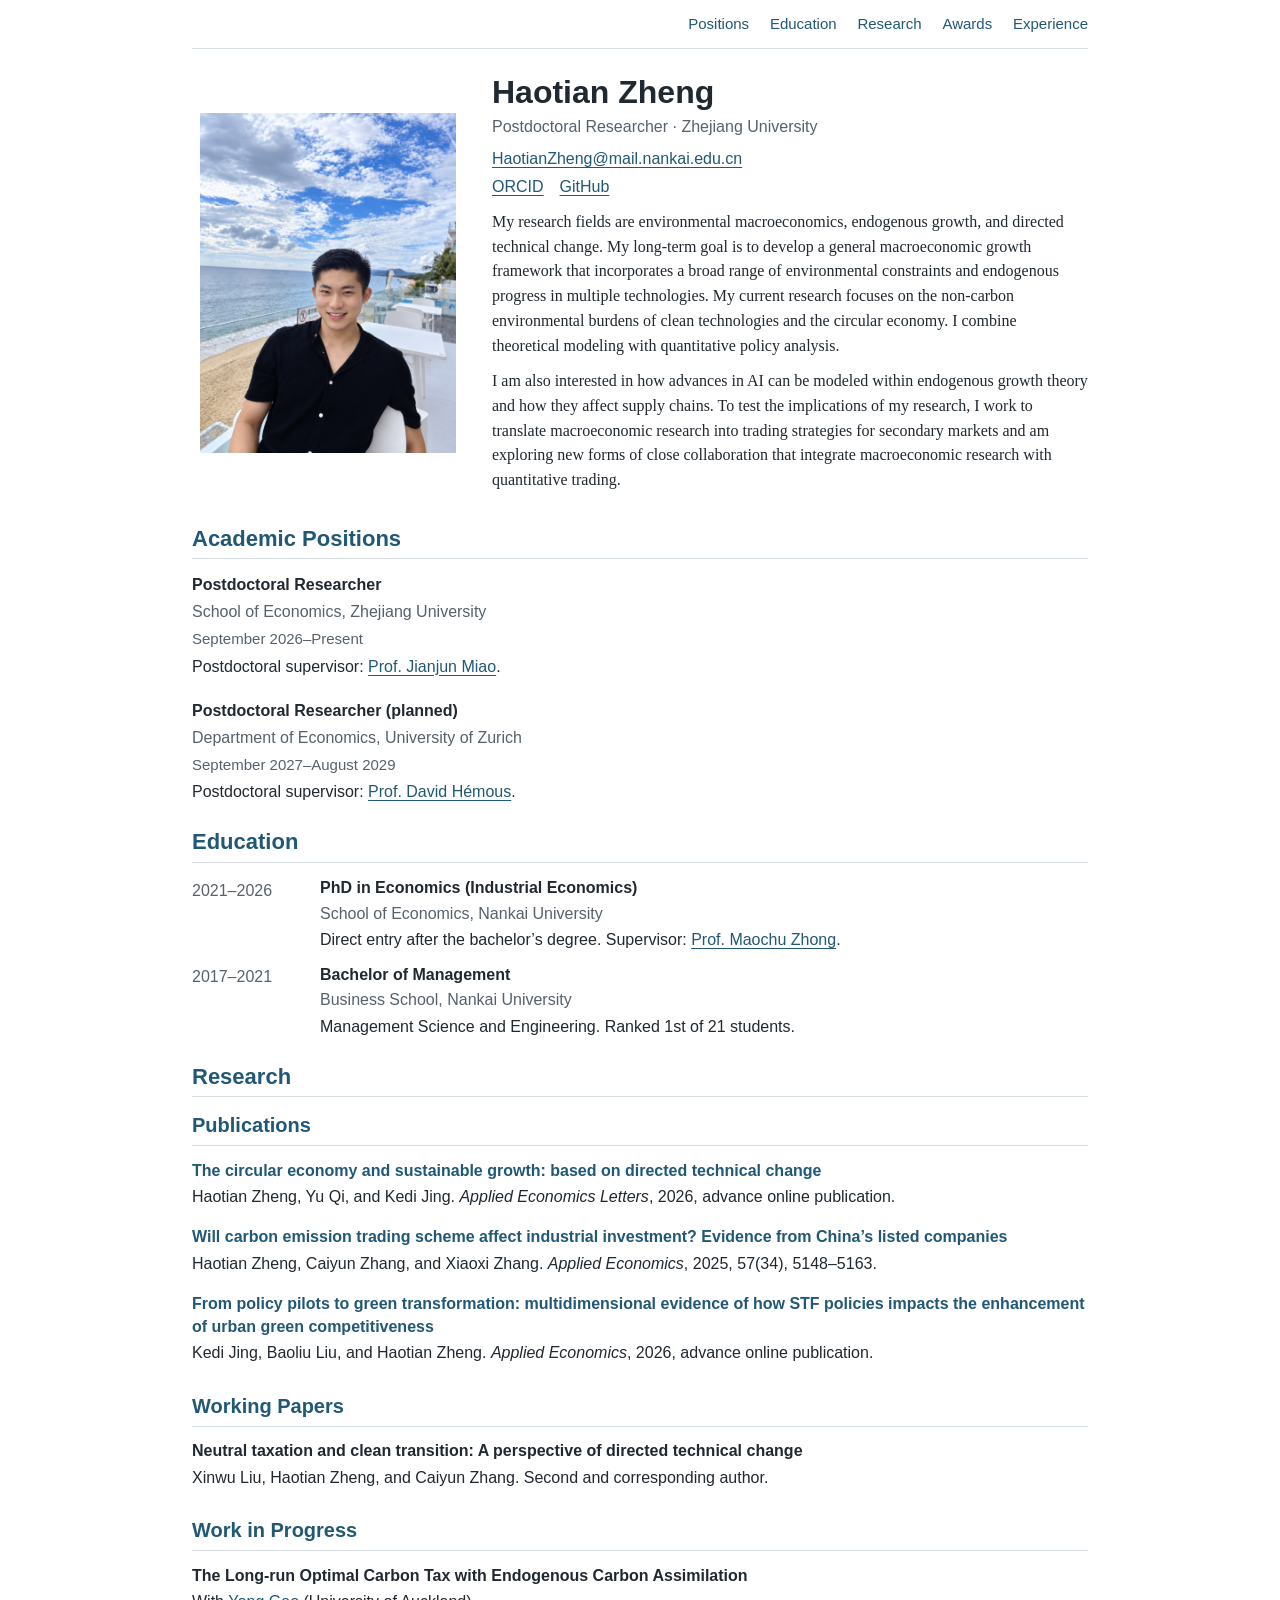
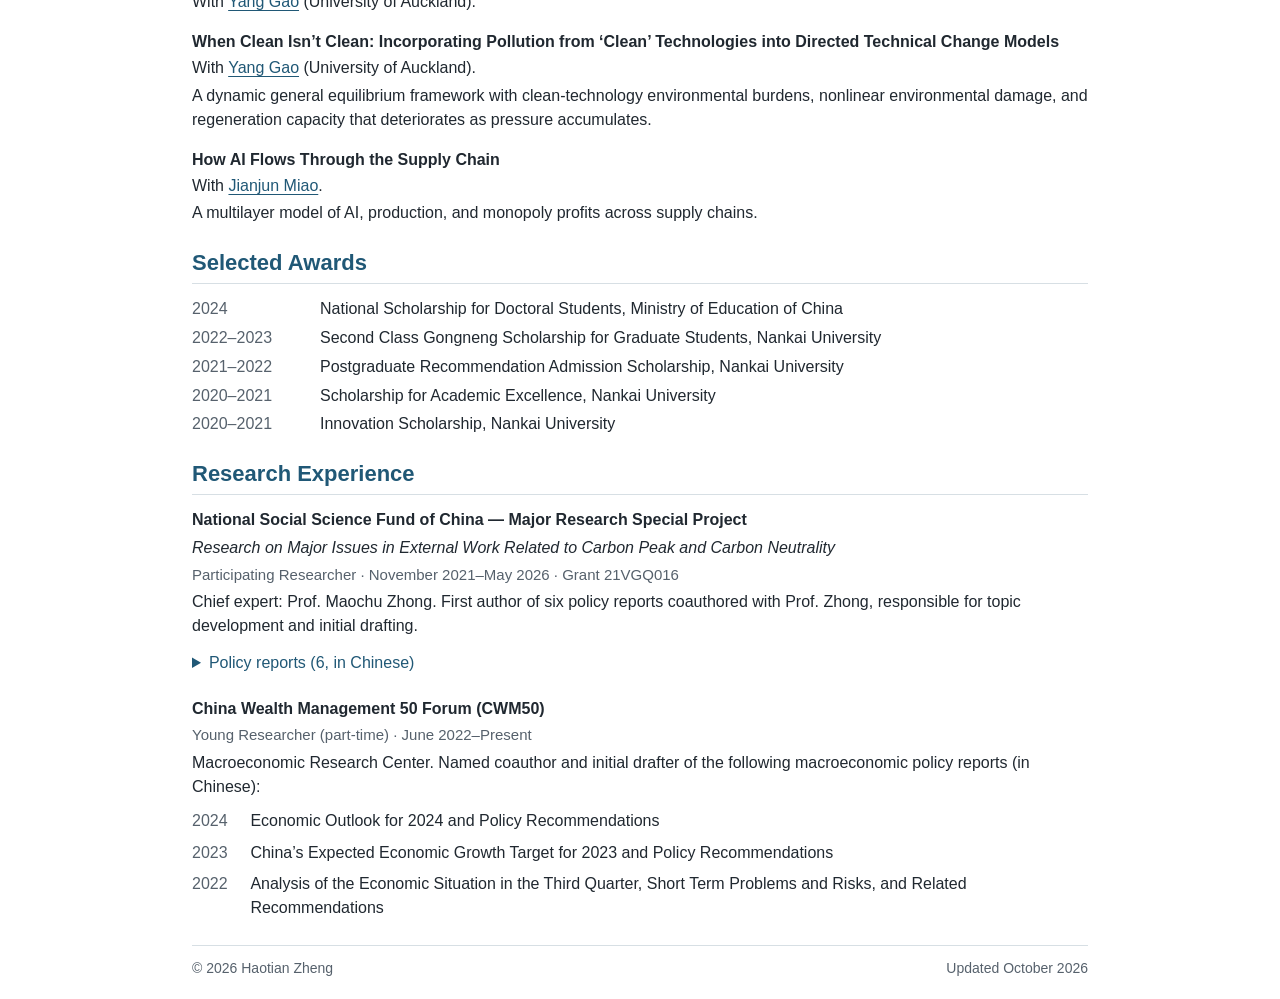
<file: index.html>
<!doctype html>
<html lang="en">
<head>
  <meta charset="utf-8">
  <meta name="viewport" content="width=device-width, initial-scale=1">
  <meta name="description" content="Haotian Zheng is an environmental macroeconomist working on directed technical change, endogenous growth, circular economy, and environmental policy.">
  <meta name="author" content="Haotian Zheng">
  <meta name="robots" content="index, follow">
  <link rel="canonical" href="https://haotianzheng-econ.github.io/">
  <meta property="og:title" content="Haotian Zheng | Environmental Macroeconomist">
  <meta property="og:description" content="Research, publications, policy work, and curriculum vitae of Haotian Zheng.">
  <meta property="og:type" content="website">
  <meta property="og:url" content="https://haotianzheng-econ.github.io/">
  <meta name="twitter:card" content="summary">
  <title>Haotian Zheng | Environmental Macroeconomist</title>
  <link rel="icon" href="./favicon.svg" type="image/svg+xml">
  <link rel="stylesheet" href="./home.css?v=20260922-1">
  <script type="application/ld+json">
  {
    "@context": "https://schema.org",
    "@type": "Person",
    "name": "Haotian Zheng",
    "url": "https://haotianzheng-econ.github.io/",
    "jobTitle": "Postdoctoral Researcher",
    "worksFor": {
      "@type": "CollegeOrUniversity",
      "name": "Zhejiang University"
    },
    "alumniOf": {
      "@type": "CollegeOrUniversity",
      "name": "Nankai University"
    },
    "sameAs": [
      "https://orcid.org/0009-0002-8184-9120",
      "https://github.com/HaotianZheng-Econ"
    ],
    "knowsAbout": [
      "Environmental macroeconomics",
      "Directed technical change",
      "Endogenous growth",
      "Circular economy",
      "Climate policy"
    ]
  }
  </script>
</head>

<body>
  <a class="skip-link" href="#main">Skip to content</a>
  <div class="page-shell">
    <nav class="site-nav" aria-label="Main navigation">
      <a href="#position">Positions</a>
      <a href="#education">Education</a>
      <a href="#research">Research</a>
      <a href="#awards">Awards</a>
      <a href="#experience">Experience</a>
    </nav>

    <main id="main" tabindex="-1">
      <header class="profile" id="top">
        <div class="profile-portrait">
          <img class="profile-photo" src="./profile-seaside.jpg" alt="Portrait of Haotian Zheng" width="1152" height="1536">
        </div>
        <div class="profile-details">
          <h1>Haotian Zheng</h1>
          <p class="affiliation">Postdoctoral Researcher · Zhejiang University</p>
          <div class="contact-line" aria-label="Contact and profile links">
            <a href="mailto:HaotianZheng@mail.nankai.edu.cn">HaotianZheng@mail.nankai.edu.cn</a>
            <a href="https://orcid.org/0009-0002-8184-9120">ORCID</a>
            <a href="https://github.com/HaotianZheng-Econ">GitHub</a>
          </div>
        </div>
        <div class="intro">
          <p>My research fields are environmental macroeconomics, endogenous growth, and directed technical change. My long-term goal is to develop a general macroeconomic growth framework that incorporates a broad range of environmental constraints and endogenous progress in multiple technologies. My current research focuses on the non-carbon environmental burdens of clean technologies and the circular economy. I combine theoretical modeling with quantitative policy analysis.</p>
          <p>I am also interested in how advances in AI can be modeled within endogenous growth theory and how they affect supply chains. To test the implications of my research, I work to translate macroeconomic research into trading strategies for secondary markets and am exploring new forms of close collaboration that integrate macroeconomic research with quantitative trading.</p>
        </div>
      </header>

      <section id="position" aria-labelledby="position-heading">
        <h2 id="position-heading">Academic Positions</h2>
        <article class="experience-entry">
          <h3>Postdoctoral Researcher</h3>
          <p class="institution">School of Economics, Zhejiang University</p>
          <p class="entry-meta"><time datetime="2026-09">September 2026</time>–Present</p>
          <p>Postdoctoral supervisor: <a href="https://sites.google.com/site/jianjunmiaobook/">Prof. Jianjun Miao</a>.</p>
        </article>
        <article class="experience-entry">
          <h3>Postdoctoral Researcher (planned)</h3>
          <p class="institution">Department of Economics, University of Zurich</p>
          <p class="entry-meta"><time datetime="2027-09">September 2027</time>–<time datetime="2029-08">August 2029</time></p>
          <p>Postdoctoral supervisor: <a href="https://www.econ.uzh.ch/en/people/faculty/hemous.html">Prof. David Hémous</a>.</p>
        </article>
      </section>

      <section id="education" aria-labelledby="education-heading">
        <h2 id="education-heading">Education</h2>
        <div class="dated-entry">
          <p class="date">2021–2026</p>
          <div>
            <h3>PhD in Economics (Industrial Economics)</h3>
            <p class="institution">School of Economics, Nankai University</p>
            <p>Direct entry after the bachelor’s degree. Supervisor: <a href="https://economics.nankai.edu.cn/2019/1004/c16878a268707/page.htm">Prof. Maochu Zhong</a>.</p>
          </div>
        </div>
        <div class="dated-entry">
          <p class="date">2017–2021</p>
          <div>
            <h3>Bachelor of Management</h3>
            <p class="institution">Business School, Nankai University</p>
            <p>Management Science and Engineering. Ranked 1st of 21 students.</p>
          </div>
        </div>
      </section>

      <section id="research" aria-labelledby="research-heading">
        <h2 id="research-heading">Research</h2>
        <section class="research-group" aria-labelledby="publications-heading">
        <h3 class="subheading" id="publications-heading">Publications</h3>
        <article class="paper">
          <h4><a href="https://doi.org/10.1080/13504851.2026.2613082">The circular economy and sustainable growth: based on directed technical change</a></h4>
          <p>Haotian Zheng, Yu Qi, and Kedi Jing. <em>Applied Economics Letters</em>, 2026, advance online publication.</p>
        </article>
        <article class="paper">
          <h4><a href="https://doi.org/10.1080/00036846.2024.2364119">Will carbon emission trading scheme affect industrial investment? Evidence from China’s listed companies</a></h4>
          <p>Haotian Zheng, Caiyun Zhang, and Xiaoxi Zhang. <em>Applied Economics</em>, 2025, 57(34), 5148–5163.</p>
        </article>
        <article class="paper">
          <h4><a href="https://doi.org/10.1080/00036846.2026.2685877">From policy pilots to green transformation: multidimensional evidence of how STF policies impacts the enhancement of urban green competitiveness</a></h4>
          <p>Kedi Jing, Baoliu Liu, and Haotian Zheng. <em>Applied Economics</em>, 2026, advance online publication.</p>
        </article>
        </section>
        <section class="research-group" aria-labelledby="working-papers-heading">
        <h3 class="subheading" id="working-papers-heading">Working Papers</h3>
        <article class="paper">
          <h4>Neutral taxation and clean transition: A perspective of directed technical change</h4>
          <p>Xinwu Liu, Haotian Zheng, and Caiyun Zhang. Second and corresponding author.</p>
        </article>
        </section>
        <section class="research-group" aria-labelledby="work-in-progress-heading">
        <h3 class="subheading" id="work-in-progress-heading">Work in Progress</h3>
                <article class="paper">
          <h4>The Long-run Optimal Carbon Tax with Endogenous Carbon Assimilation</h4>
          <p>With <a href="https://yanggaolamb.github.io/">Yang Gao</a> (University of Auckland).</p>
        </article>
<article class="paper">
          <h4>When Clean Isn’t Clean: Incorporating Pollution from ‘Clean’ Technologies into Directed Technical Change Models</h4>
          <p>With <a href="https://yanggaolamb.github.io/">Yang Gao</a> (University of Auckland).</p>
          <p>A dynamic general equilibrium framework with clean-technology environmental burdens, nonlinear environmental damage, and regeneration capacity that deteriorates as pressure accumulates.</p>
        </article>
        <article class="paper">
          <h4>How AI Flows Through the Supply Chain</h4>
          <p>With <a href="https://sites.google.com/site/jianjunmiaobook/">Jianjun Miao</a>.</p>
          <p>A multilayer model of AI, production, and monopoly profits across supply chains.</p>
        </article>
        </section>
      </section>

      <section id="awards" aria-labelledby="awards-heading">
        <h2 id="awards-heading">Selected Awards</h2>
        <ul class="dated-list">
          <li><span class="date">2024</span><span>National Scholarship for Doctoral Students, Ministry of Education of China</span></li>
          <li><span class="date">2022–2023</span><span>Second Class Gongneng Scholarship for Graduate Students, Nankai University</span></li>
          <li><span class="date">2021–2022</span><span>Postgraduate Recommendation Admission Scholarship, Nankai University</span></li>
          <li><span class="date">2020–2021</span><span>Scholarship for Academic Excellence, Nankai University</span></li>
          <li><span class="date">2020–2021</span><span>Innovation Scholarship, Nankai University</span></li>
        </ul>
      </section>

      <section id="experience" aria-labelledby="experience-heading">
        <h2 id="experience-heading">Research Experience</h2>
        <article class="experience-entry">
          <h3>National Social Science Fund of China — Major Research Special Project</h3>
          <p class="project-title">Research on Major Issues in External Work Related to Carbon Peak and Carbon Neutrality</p>
          <p class="entry-meta">Participating Researcher · November 2021–May 2026 · Grant 21VGQ016</p>
          <p>Chief expert: Prof. Maochu Zhong. First author of six policy reports coauthored with Prof. Zhong, responsible for topic development and initial drafting.</p>
          <details class="policy-reports">
            <summary>Policy reports (6, in Chinese)</summary>
            <ul class="report-list">
              <li><span class="date">2025</span><span>Recommendations for Expanding High-Quality Supply and Stimulating High-End Domestic Demand</span></li>
              <li><span class="date">2024</span><span>U.S. Energy Transition Pathways and Their Far-Reaching Implications for China’s Energy-Related Industries: Evidence from Priority R&amp;D Directions in the U.S. Energy System <span class="uptake">(adopted for policy work in March 2025)</span></span></li>
              <li><span class="date">2023</span><span>Policy Recommendations for Revitalizing, Expanding and Making Better Use of the Tianjin Climate Exchange</span></li>
              <li><span class="date">2023</span><span>Recommendations for Adjusting Environmental Targets in Response to Trade Protectionism</span></li>
              <li><span class="date">2023</span><span>Recommendations for Establishing a Carbon Cooperation Organization</span></li>
              <li><span class="date">2023</span><span>Recommendations for Accelerating the Development of China’s National Carbon Market</span></li>
            </ul>
          </details>
        </article>
        <article class="experience-entry">
          <h3>China Wealth Management 50 Forum (CWM50)</h3>
          <p class="entry-meta">Young Researcher (part-time) · June 2022–Present</p>
          <p>Macroeconomic Research Center. Named coauthor and initial drafter of the following macroeconomic policy reports (in Chinese):</p>
          <ul class="report-list cwm50-reports" aria-label="CWM50 policy reports">
            <li><time class="date" datetime="2024-02-26">2024</time><span>Economic Outlook for 2024 and Policy Recommendations</span></li>
            <li><time class="date" datetime="2023-11-21">2023</time><span>China’s Expected Economic Growth Target for 2023 and Policy Recommendations</span></li>
            <li><time class="date" datetime="2022-10-07">2022</time><span>Analysis of the Economic Situation in the Third Quarter, Short Term Problems and Risks, and Related Recommendations</span></li>
          </ul>
        </article>
      </section>
    </main>

        <footer><span>© 2026 Haotian Zheng</span><span>Updated October 2026</span></footer>
  </div>
</body>
</html>
</file>
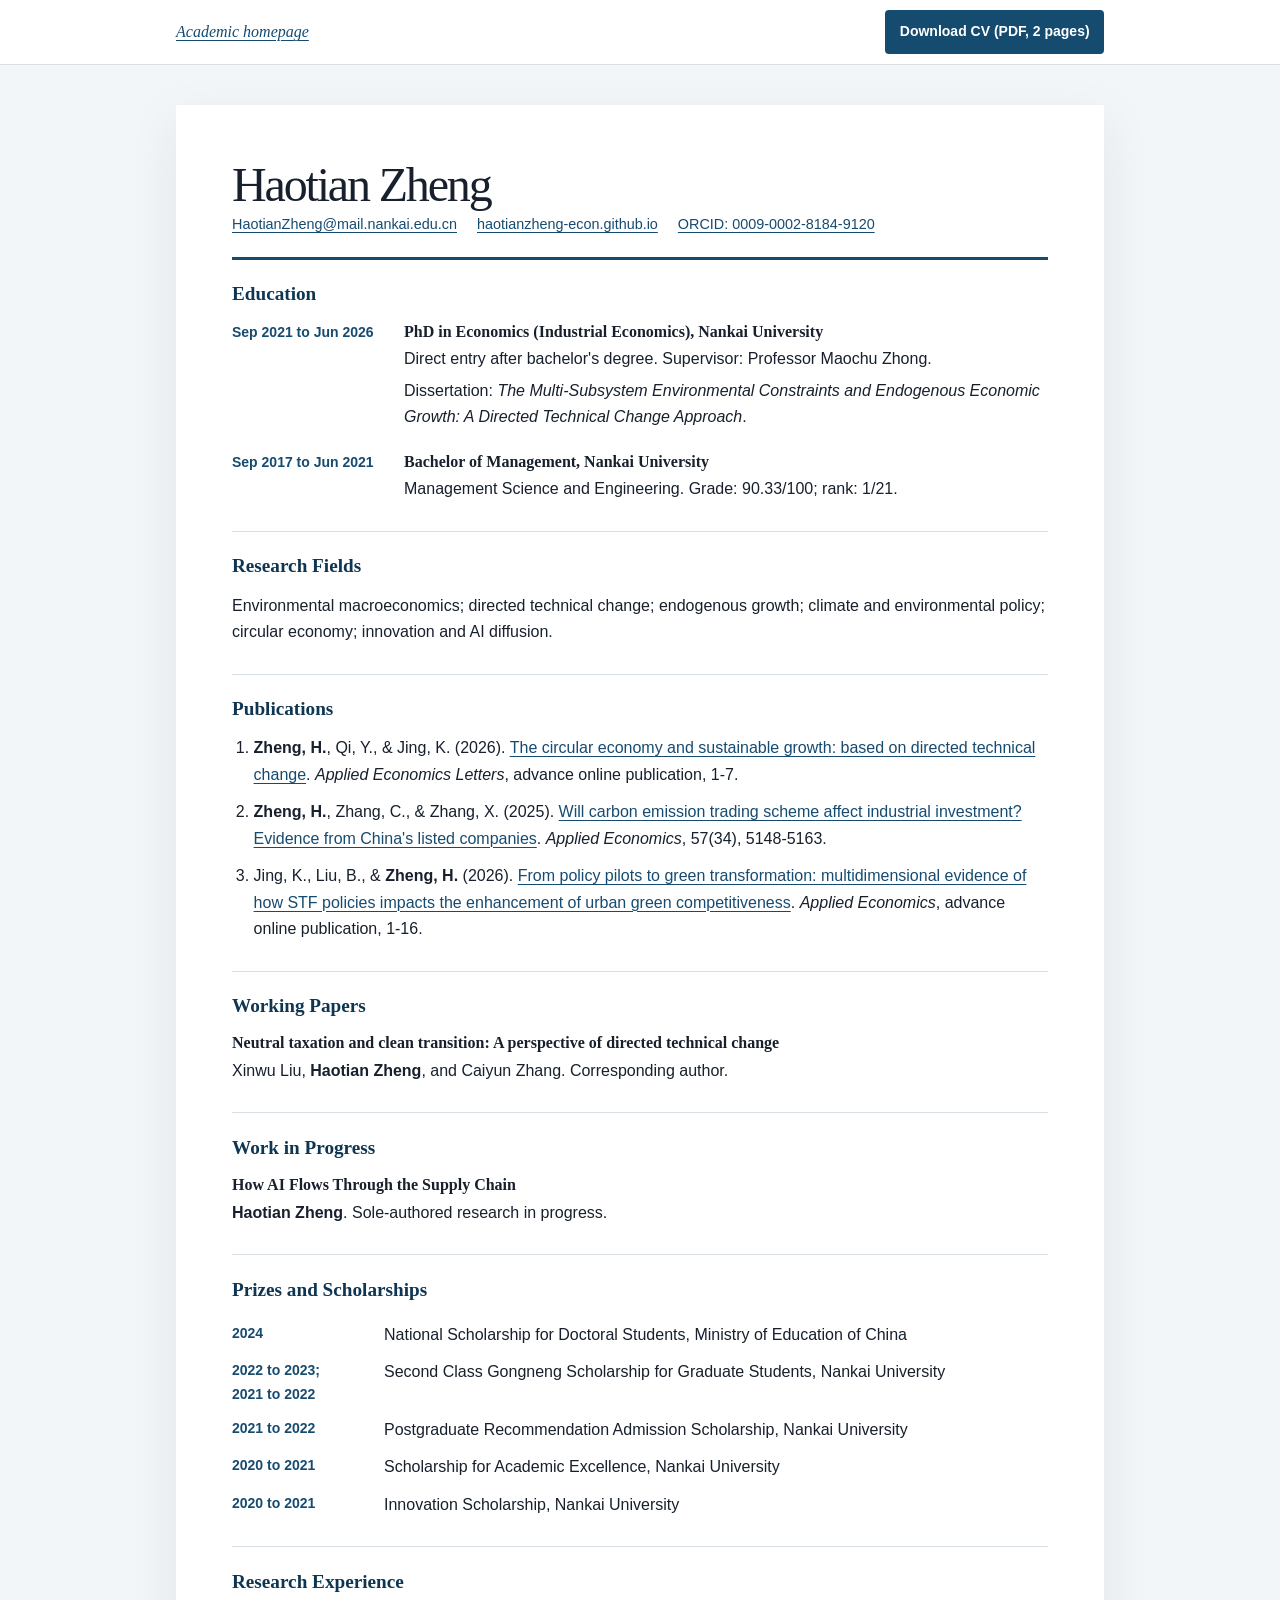
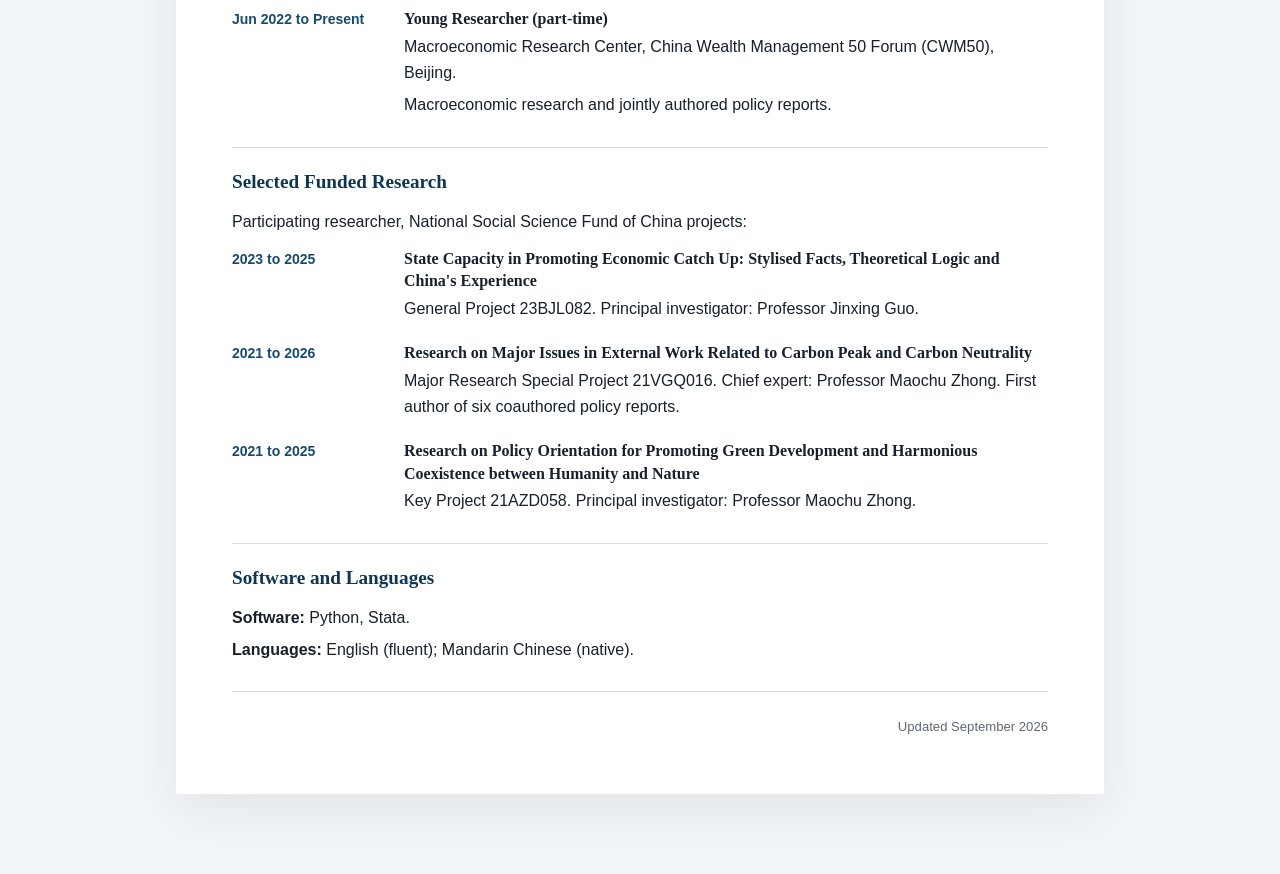
<file: cv.html>
<!doctype html>
<html lang="en">
<head>
  <meta charset="utf-8">
  <meta name="viewport" content="width=device-width, initial-scale=1">
  <meta name="description" content="Academic curriculum vitae of Haotian Zheng. Download the two-page PDF.">
  <link rel="canonical" href="https://haotianzheng-econ.github.io/cv.html">
  <title>CV | Haotian Zheng</title>
  <link rel="icon" href="./favicon.svg" type="image/svg+xml">
  <link rel="stylesheet" href="./styles.css?v=20260905-2">
  <link rel="stylesheet" href="./cv.css?v=20260908">
</head>
<body class="cv-page">
  <a class="skip-link" href="#cv-content">Skip to CV</a>
  <header class="cv-toolbar">
    <nav class="cv-toolbar-inner" aria-label="CV navigation">
      <a href="./index.html">Academic homepage</a>
      <a class="cv-download" href="./Haotian_Zheng_CV.pdf" download>Download CV (PDF, 2 pages)</a>
    </nav>
  </header>
  <main id="cv-content" class="cv-shell" tabindex="-1">
    <header class="cv-title">
      <h1>Haotian Zheng</h1>
      <address class="cv-contact">
        <a href="mailto:HaotianZheng@mail.nankai.edu.cn">HaotianZheng@mail.nankai.edu.cn</a>
        <a href="https://haotianzheng-econ.github.io/">haotianzheng-econ.github.io</a>
        <a href="https://orcid.org/0009-0002-8184-9120">ORCID: 0009-0002-8184-9120</a>
      </address>
    </header>
    <section class="cv-section" aria-labelledby="cv-education">
      <h2 id="cv-education">Education</h2>
      <div class="cv-entry">
        <p class="cv-date">Sep 2021 to Jun 2026</p>
        <div>
          <h3>PhD in Economics (Industrial Economics), Nankai University</h3>
          <p>Direct entry after bachelor's degree. Supervisor: Professor Maochu Zhong.</p>
          <p>Dissertation: <em>The Multi-Subsystem Environmental Constraints and Endogenous Economic Growth: A Directed Technical Change Approach</em>.</p>
        </div>
      </div>
      <div class="cv-entry">
        <p class="cv-date">Sep 2017 to Jun 2021</p>
        <div>
          <h3>Bachelor of Management, Nankai University</h3>
          <p>Management Science and Engineering. Grade: 90.33/100; rank: 1/21.</p>
        </div>
      </div>
    </section>
    <section class="cv-section" aria-labelledby="cv-fields">
      <h2 id="cv-fields">Research Fields</h2>
      <p>Environmental macroeconomics; directed technical change; endogenous growth; climate and environmental policy; circular economy; innovation and AI diffusion.</p>
    </section>
    <section class="cv-section" aria-labelledby="cv-publications">
      <h2 id="cv-publications">Publications</h2>
      <ol class="cv-publication-list">
        <li><p><strong>Zheng, H.</strong>, Qi, Y., &amp; Jing, K. (2026). <a href="https://doi.org/10.1080/13504851.2026.2613082">The circular economy and sustainable growth: based on directed technical change</a>. <em>Applied Economics Letters</em>, advance online publication, 1-7.</p></li>
        <li><p><strong>Zheng, H.</strong>, Zhang, C., &amp; Zhang, X. (2025). <a href="https://doi.org/10.1080/00036846.2024.2364119">Will carbon emission trading scheme affect industrial investment? Evidence from China's listed companies</a>. <em>Applied Economics</em>, 57(34), 5148-5163.</p></li>
        <li><p>Jing, K., Liu, B., &amp; <strong>Zheng, H.</strong> (2026). <a href="https://doi.org/10.1080/00036846.2026.2685877">From policy pilots to green transformation: multidimensional evidence of how STF policies impacts the enhancement of urban green competitiveness</a>. <em>Applied Economics</em>, advance online publication, 1-16.</p></li>
      </ol>
    </section>
    <section class="cv-section" aria-labelledby="cv-working">
      <h2 id="cv-working">Working Papers</h2>
      <div class="cv-paper">
        <h3>Neutral taxation and clean transition: A perspective of directed technical change</h3>
        <p>Xinwu Liu, <strong>Haotian Zheng</strong>, and Caiyun Zhang. Corresponding author.</p>
      </div>
    </section>
    <section class="cv-section" aria-labelledby="cv-progress">
      <h2 id="cv-progress">Work in Progress</h2>
      <div class="cv-paper">
        <h3>How AI Flows Through the Supply Chain</h3>
        <p><strong>Haotian Zheng</strong>. Sole-authored research in progress.</p>
      </div>
    </section>
    <section class="cv-section cv-second-page" aria-labelledby="cv-awards">
      <h2 id="cv-awards">Prizes and Scholarships</h2>
      <ul class="cv-simple-list">
        <li><span>2024</span><div>National Scholarship for Doctoral Students, Ministry of Education of China</div></li>
        <li><span>2022 to 2023;<br>2021 to 2022</span><div>Second Class Gongneng Scholarship for Graduate Students, Nankai University</div></li>
        <li><span>2021 to 2022</span><div>Postgraduate Recommendation Admission Scholarship, Nankai University</div></li>
        <li><span>2020 to 2021</span><div>Scholarship for Academic Excellence, Nankai University</div></li>
        <li><span>2020 to 2021</span><div>Innovation Scholarship, Nankai University</div></li>
      </ul>
    </section>
    <section class="cv-section" aria-labelledby="cv-experience">
      <h2 id="cv-experience">Research Experience</h2>
      <div class="cv-entry">
        <p class="cv-date">Jun 2022 to Present</p>
        <div>
          <h3>Young Researcher (part-time)</h3>
          <p>Macroeconomic Research Center, China Wealth Management 50 Forum (CWM50), Beijing.</p>
          <p>Macroeconomic research and jointly authored policy reports.</p>
        </div>
      </div>
    </section>
    <section class="cv-section" aria-labelledby="cv-projects">
      <h2 id="cv-projects">Selected Funded Research</h2>
      <p class="cv-project-note">Participating researcher, National Social Science Fund of China projects:</p>
      <div class="cv-entry">
        <p class="cv-date">2023 to 2025</p>
        <div>
          <h3>State Capacity in Promoting Economic Catch Up: Stylised Facts, Theoretical Logic and China's Experience</h3>
          <p>General Project 23BJL082. Principal investigator: Professor Jinxing Guo.</p>
        </div>
      </div>
      <div class="cv-entry">
        <p class="cv-date">2021 to 2026</p>
        <div>
          <h3>Research on Major Issues in External Work Related to Carbon Peak and Carbon Neutrality</h3>
          <p>Major Research Special Project 21VGQ016. Chief expert: Professor Maochu Zhong. First author of six coauthored policy reports.</p>
        </div>
      </div>
      <div class="cv-entry">
        <p class="cv-date">2021 to 2025</p>
        <div>
          <h3>Research on Policy Orientation for Promoting Green Development and Harmonious Coexistence between Humanity and Nature</h3>
          <p>Key Project 21AZD058. Principal investigator: Professor Maochu Zhong.</p>
        </div>
      </div>
    </section>
    <section class="cv-section" aria-labelledby="cv-skills">
      <h2 id="cv-skills">Software and Languages</h2>
      <p><strong>Software:</strong> Python, Stata.</p>
      <p><strong>Languages:</strong> English (fluent); Mandarin Chinese (native).</p>
    </section>
    <p class="cv-updated">Updated September 2026</p>
  </main>
</body>
</html>
</file>
<file: home.css>
:root {
  color-scheme: light;
  --ink: #202830;
  --muted: #56616c;
  --accent: #205876;
  --line: #d7dfe4;
  --sans: Optima, Candara, Calibri, "Segoe UI", Arial, sans-serif;
}
* { box-sizing: border-box; }
html { scroll-behavior: smooth; scroll-padding-top: 1rem; }
body {
  margin: 0;
  background: #fff;
  color: var(--ink);
  font: 1rem/1.5 var(--sans);
  overflow-wrap: break-word;
}
a { color: var(--accent); text-underline-offset: .16em; }
a:hover { color: #123b52; }
a:focus-visible, summary:focus-visible { outline: 2px solid var(--accent); outline-offset: 4px; }
.page-shell { width: min(100% - 3rem, 56rem); margin: 0 auto; }
.skip-link { position: absolute; left: 1rem; top: .5rem; transform: translateY(-180%); background: #fff; padding: .5rem; }
.skip-link:focus { transform: translateY(0); }
.site-nav { display: flex; flex-wrap: wrap; gap: .35rem 1.3rem; justify-content: flex-end; padding: .8rem 0; border-bottom: 1px solid var(--line); }
.site-nav a { font-size: .9375rem; text-decoration: none; }
.profile { display: grid; grid-template-columns: 17rem minmax(0, 1fr); grid-template-rows: auto 1fr; grid-template-areas: "portrait details" "portrait intro"; column-gap: 1.75rem; row-gap: .7rem; padding: 1.5rem 0 .5rem; }
.profile-portrait { grid-area: portrait; align-self: center; width: 100%; aspect-ratio: 3 / 4; display: grid; place-items: center; }
.profile-photo { display: block; width: 94%; height: auto; }
.profile-details { grid-area: details; align-self: start; min-width: 0; }
h1, h2, h3, h4, p { margin: 0; }
h1 { font-size: 2rem; line-height: 1.2; font-weight: 600; margin-bottom: .25rem; }
.affiliation { color: var(--muted); margin-bottom: .5rem; }
.contact-line { display: flex; flex-wrap: wrap; gap: .2rem 1rem; font-size: 1rem; overflow-wrap: anywhere; }
.contact-line > a:first-child { flex-basis: 100%; }
.intro { grid-area: intro; align-self: end; min-width: 0; font: 1rem/1.55 Georgia, "Times New Roman", serif; }
.intro p + p { margin-top: .65rem; }
section { margin-top: 1.5rem; }
h2 { font-size: 1.375rem; line-height: 1.3; color: var(--accent); padding-bottom: .3rem; margin-bottom: .85rem; border-bottom: 1px solid var(--line); }
h3, h4 { font-size: 1rem; line-height: 1.45; font-weight: 600; }
.dated-entry { display: grid; grid-template-columns: 7rem minmax(0, 1fr); gap: 1rem; margin-bottom: .65rem; }
.dated-entry p { margin-top: .15rem; }
.institution { font-weight: 500; color: var(--muted); }
.date { color: var(--muted); white-space: nowrap; }
.research-group { margin-top: 1.65rem; }
.research-group:first-of-type { margin-top: .9rem; }
.subheading { color: var(--accent); font-size: 1.25rem; font-weight: 650; padding-bottom: .3rem; border-bottom: 1px solid var(--line); margin: 0 0 .8rem; }
.paper { margin-bottom: 1rem; }
.paper:last-child { margin-bottom: 0; }
.paper p { margin-top: .2rem; }
.paper h4 a { text-decoration: none; }
.paper h4 a:hover { text-decoration: underline; }
.dated-list, .report-list { list-style: none; margin: 0; padding: 0; }
.dated-list li { display: grid; grid-template-columns: 7rem minmax(0, 1fr); gap: 1rem; margin-bottom: .3rem; }
.experience-entry + .experience-entry { margin-top: 1.25rem; }
.experience-entry p { margin-top: .25rem; }
.project-title { font-style: italic; }
.entry-meta { color: var(--muted); font-size: .9375rem; }
.policy-reports { margin-top: .65rem; }
summary { color: var(--accent); cursor: pointer; width: fit-content; padding: .15rem 0; }
.report-list { margin-top: .65rem; }
.report-list li { display: grid; grid-template-columns: 3rem minmax(0, 1fr); gap: .65rem; margin-bottom: .45rem; }
.uptake { color: var(--muted); }
footer { display: flex; justify-content: space-between; gap: .5rem 1rem; flex-wrap: wrap; border-top: 1px solid var(--line); margin-top: 1.6rem; padding: .75rem 0 1.25rem; color: var(--muted); font-size: .875rem; }
@media (max-width: 56rem) {
  .profile { grid-template-columns: 9rem minmax(0, 1fr); grid-template-rows: auto auto; grid-template-areas: "portrait details" "intro intro"; gap: 1rem; }
  .profile-details { align-self: stretch; display: flex; flex-direction: column; justify-content: space-between; }
  .intro { align-self: start; }
}
@media (max-width: 640px) {
  .page-shell { width: calc(100% - 2rem); }
  .site-nav { justify-content: flex-start; gap: .3rem 1rem; }
  .profile { grid-template-columns: clamp(80px, 28vw, 112px) minmax(0, 1fr); grid-template-areas: "portrait details" "intro intro"; gap: 1rem; padding-top: 1.25rem; }
  h1 { font-size: clamp(1.4rem, 5.8vw, 1.8rem); }
  .affiliation { line-height: 1.4; }
  .contact-line { column-gap: .8rem; font-size: .9375rem; }
  .dated-entry, .dated-list li { grid-template-columns: 1fr; gap: .1rem; margin-bottom: .65rem; }
}
@media (prefers-reduced-motion: reduce) { html { scroll-behavior: auto; } }
@media print {
  .site-nav, .skip-link { display: none; }
  .page-shell { width: 100%; }
  body { font-size: 10pt; }
  section { break-inside: auto; }
  h2, h3 { break-after: avoid; }
  .paper, .dated-entry { break-inside: avoid; }
  a { color: inherit; }
}
</file>
<file: styles.css>
:root {
  --ink: #17202c;
  --muted: #5f6875;
  --paper: #ffffff;
  --soft: #f3f6f8;
  --line: #d8dfe5;
  --accent: #164b70;
  --accent-dark: #0e3551;
  --accent-pale: #dceaf2;
  --serif: Georgia, "Times New Roman", serif;
  --sans: Optima, Candara, "Segoe UI", Calibri, Arial, sans-serif;
  --page: 66rem;
}

* {
  box-sizing: border-box;
}

html {
  scroll-behavior: smooth;
  scroll-padding-top: 5.5rem;
}

body {
  margin: 0;
  color: var(--ink);
  background: var(--paper);
  font-family: var(--sans);
  font-size: 1rem;
  line-height: 1.65;
  text-rendering: optimizeLegibility;
}

a {
  color: var(--accent);
  text-decoration-thickness: 0.08em;
  text-underline-offset: 0.18em;
}

a:hover,
a:focus-visible {
  color: var(--accent-dark);
}

a:focus-visible,
button:focus-visible {
  outline: 3px solid var(--accent);
  outline-offset: 4px;
}

.visually-hidden {
  position: absolute !important;
  width: 1px !important;
  height: 1px !important;
  padding: 0 !important;
  margin: -1px !important;
  overflow: hidden !important;
  clip: rect(0, 0, 0, 0) !important;
  white-space: nowrap !important;
  border: 0 !important;
}

.skip-link {
  position: fixed;
  top: 0.75rem;
  left: 0.75rem;
  z-index: 100;
  transform: translateY(-180%);
  padding: 0.65rem 0.9rem;
  color: #fff;
  background: var(--accent-dark);
  border-radius: 0.25rem;
}

.skip-link:focus {
  transform: translateY(0);
}

.site-header {
  position: sticky;
  top: 0;
  z-index: 20;
  border-bottom: 1px solid rgba(216, 223, 229, 0.9);
  background: rgba(255, 255, 255, 0.96);
  backdrop-filter: blur(10px);
}

.nav-shell,
.page-shell,
.footer-inner {
  width: min(calc(100% - 2.5rem), var(--page));
  margin-inline: auto;
}

.nav-shell {
  display: flex;
  align-items: center;
  justify-content: space-between;
  min-height: 4.25rem;
  gap: 2rem;
}

.wordmark {
  display: grid;
  place-items: center;
  width: 2.35rem;
  height: 2.35rem;
  color: #fff;
  background: var(--accent);
  border-radius: 50%;
  font-family: var(--serif);
  font-size: 0.82rem;
  font-weight: 700;
  letter-spacing: 0.08em;
  text-decoration: none;
}

.nav-links {
  display: flex;
  align-items: center;
  justify-content: flex-end;
  flex-wrap: wrap;
  gap: 0.35rem 1.45rem;
}

.nav-links a {
  color: var(--ink);
  font-family: var(--serif);
  font-size: 1rem;
  font-style: italic;
  text-decoration: none;
}

.nav-links a:hover,
.nav-links a:focus-visible {
  color: var(--accent);
}

.profile {
  display: grid;
  grid-template-columns: minmax(11.5rem, 13.5rem) minmax(0, 1fr);
  align-items: start;
  gap: clamp(2rem, 6vw, 4.75rem);
  padding: clamp(3.5rem, 8vw, 6.5rem) 0 clamp(3.75rem, 8vw, 6.25rem);
}

.portrait-card {
  position: relative;
  display: flex;
  min-height: 22rem;
  flex-direction: column;
  justify-content: space-between;
  overflow: hidden;
  padding: 2rem;
  color: #fff;
  background:
    linear-gradient(155deg, rgba(255, 255, 255, 0.13) 0 1px, transparent 1px 100%),
    linear-gradient(145deg, var(--accent) 0%, #123d5d 54%, #0c2e47 100%);
  background-size: 2.6rem 2.6rem, auto;
  border-radius: 0.75rem;
  box-shadow: 0 1.25rem 3rem rgba(18, 61, 93, 0.16);
}

.portrait-card::after {
  content: "";
  position: absolute;
  right: -4rem;
  bottom: -4rem;
  width: 13rem;
  height: 13rem;
  border: 1px solid rgba(255, 255, 255, 0.24);
  border-radius: 50%;
}

.profile-photo {
  align-self: start;
  width: 100%;
  aspect-ratio: 4 / 5;
  min-height: 0;
  margin: 0;
  overflow: hidden;
  background: var(--soft);
  border-radius: 0.75rem;
  box-shadow: 0 1.25rem 3rem rgba(18, 61, 93, 0.16);
}

.profile-photo img {
  display: block;
  width: 100%;
  height: 100%;
  object-fit: cover;
  object-position: center 40%;
}

.portrait-initials {
  position: relative;
  z-index: 1;
  font-family: var(--serif);
  font-size: clamp(4.5rem, 9vw, 6.6rem);
  line-height: 0.9;
  letter-spacing: -0.07em;
}

.portrait-field {
  position: relative;
  z-index: 1;
  font-size: 0.82rem;
  font-weight: 650;
  letter-spacing: 0.16em;
  line-height: 1.45;
  text-transform: uppercase;
}

.eyebrow {
  margin: 0 0 0.5rem;
  color: var(--accent);
  font-size: 0.78rem;
  font-weight: 700;
  letter-spacing: 0.14em;
  text-transform: uppercase;
}

h1,
h2,
h3,
h4,
p {
  margin-top: 0;
}

h1 {
  margin-bottom: 0.75rem;
  font-family: var(--serif);
  font-size: clamp(2.7rem, 6vw, 4.75rem);
  font-weight: 500;
  letter-spacing: -0.045em;
  line-height: 0.98;
}

.contact-line {
  display: flex;
  flex-wrap: wrap;
  gap: 0.3rem 0.65rem;
  margin-bottom: 1.65rem;
  color: var(--muted);
  font-size: 0.96rem;
}

.affiliation {
  margin: -0.15rem 0 0.65rem;
  color: var(--muted);
  font-size: 0.96rem;
}

.affiliation span {
  font-size: 0.88em;
}

.intro {
  max-width: 44rem;
  padding-top: 1.35rem;
  border-top: 1px solid var(--line);
  font-family: var(--serif);
  font-size: 1.08rem;
  line-height: 1.68;
}

.intro p:last-child {
  margin-bottom: 0;
}

.research-fields {
  display: flex;
  flex-wrap: wrap;
  gap: 0.55rem;
  margin: 1.5rem 0 0;
  padding: 0;
  list-style: none;
}

.research-fields li {
  padding: 0.38rem 0.7rem;
  color: var(--accent-dark);
  background: var(--soft);
  border: 1px solid var(--accent-pale);
  border-radius: 999px;
  font-size: 0.78rem;
  font-weight: 650;
  letter-spacing: 0.025em;
}

.section-block {
  padding: clamp(3.5rem, 7vw, 5.5rem) 0;
  border-top: 1px solid var(--line);
}

.section-heading {
  display: grid;
  grid-template-columns: 3rem minmax(0, 1fr);
  align-items: baseline;
  gap: 1.1rem;
  margin-bottom: 2.75rem;
}

.section-number {
  margin: 0;
  color: var(--accent);
  font-family: var(--serif);
  font-size: 0.88rem;
  font-style: italic;
}

.section-heading h2 {
  margin: 0;
  font-family: var(--serif);
  font-size: clamp(2rem, 4vw, 3.15rem);
  font-weight: 500;
  letter-spacing: -0.035em;
  line-height: 1.05;
}

.research-group {
  margin-left: 4.1rem;
}

.research-group + .research-group {
  margin-top: 3.25rem;
}

.research-group > h3 {
  margin-bottom: 0.65rem;
  color: var(--muted);
  font-size: 0.77rem;
  font-weight: 750;
  letter-spacing: 0.13em;
  text-transform: uppercase;
}

.research-item {
  padding: 1.5rem 0 1.65rem;
  border-top: 1px solid var(--line);
}

.research-item h4 {
  max-width: 50rem;
  margin: 0.65rem 0 0.45rem;
  font-family: var(--serif);
  font-size: clamp(1.18rem, 2.2vw, 1.42rem);
  font-weight: 600;
  line-height: 1.35;
}

.research-item h4 a {
  color: var(--ink);
  text-decoration-color: #9bb7c8;
}

.research-item h4 a:hover,
.research-item h4 a:focus-visible {
  color: var(--accent);
}

.research-item p {
  margin-bottom: 0.4rem;
}

.research-meta {
  display: flex;
  flex-wrap: wrap;
  gap: 0.35rem 0.65rem;
  color: var(--muted);
  font-size: 0.79rem;
  font-weight: 650;
  letter-spacing: 0.035em;
  text-transform: uppercase;
}

.research-meta span:not(:last-child)::after {
  content: "/";
  margin-left: 0.65rem;
  color: #a1a9b1;
}

.research-note {
  max-width: 48rem;
  color: var(--muted);
}

.timeline {
  margin-left: 4.1rem;
}

.timeline-item {
  display: grid;
  grid-template-columns: minmax(7.5rem, 0.26fr) minmax(0, 1fr);
  gap: 2rem;
  padding: 1.6rem 0;
  border-top: 1px solid var(--line);
}

.timeline-item h3 {
  margin-bottom: 0.15rem;
  font-family: var(--serif);
  font-size: 1.3rem;
  font-weight: 600;
}

.timeline-item p {
  margin-bottom: 0.3rem;
}

.timeline-date {
  color: var(--accent);
  font-size: 0.88rem;
  font-weight: 700;
  letter-spacing: 0.04em;
}

.institution {
  color: var(--muted);
  font-weight: 650;
}

.muted {
  color: var(--muted);
  font-size: 0.86em;
  font-weight: 500;
}

.policy-summary {
  margin: 2.5rem 0 0 4.1rem;
  padding: clamp(1.5rem, 4vw, 2.5rem);
  background: var(--soft);
  border-left: 0.24rem solid var(--accent);
}

.policy-summary > p:not(.eyebrow) {
  max-width: 50rem;
}

.compact-list {
  margin: 1.25rem 0 0;
  padding: 0;
  list-style: none;
}

.compact-list li {
  display: grid;
  grid-template-columns: 3.5rem minmax(0, 1fr);
  gap: 0.65rem;
  padding: 0.7rem 0;
  border-top: 1px solid var(--line);
}

.compact-list span {
  color: var(--accent);
  font-size: 0.86rem;
  font-weight: 700;
}

.award-list {
  margin: 0 0 0 4.1rem;
  padding: 0;
  list-style: none;
}

.award-list li {
  display: grid;
  grid-template-columns: 7rem minmax(0, 1.25fr) minmax(12rem, 1fr);
  gap: 1.25rem;
  padding: 1rem 0;
  border-top: 1px solid var(--line);
}

.award-list span {
  color: var(--accent);
  font-size: 0.88rem;
  font-weight: 700;
}

.award-list small {
  color: var(--muted);
  font-size: 0.9rem;
}

.methods-band {
  display: grid;
  grid-template-columns: minmax(16rem, 0.7fr) minmax(0, 1fr);
  align-items: end;
  gap: 3rem;
  margin-bottom: 5rem;
  padding: clamp(2rem, 5vw, 3.25rem);
  color: #fff;
  background: var(--accent-dark);
  border-radius: 0.6rem;
}

.methods-band .eyebrow {
  color: #9fc6dd;
}

.methods-band h2 {
  margin-bottom: 0;
  font-family: var(--serif);
  font-size: clamp(1.6rem, 3vw, 2.25rem);
  font-weight: 500;
  line-height: 1.15;
}

.methods-band > p {
  margin-bottom: 0;
  color: #d8e5ed;
}

.site-footer {
  color: #dbe5eb;
  background: #0b2638;
}

.footer-inner {
  display: grid;
  grid-template-columns: repeat(3, 1fr);
  gap: 1.5rem;
  padding: 1.75rem 0;
  font-size: 0.83rem;
}

.footer-inner p {
  margin: 0;
}

.footer-inner p:nth-child(2) {
  text-align: center;
}

.footer-inner p:last-child {
  text-align: right;
}

.footer-inner a {
  color: #fff;
}

@media (max-width: 760px) {
  html {
    scroll-padding-top: 7rem;
  }

  .nav-shell {
    align-items: flex-start;
    padding: 0.85rem 0;
  }

  .nav-links {
    max-width: 24rem;
    gap: 0.35rem 1rem;
  }

  .profile {
    grid-template-columns: 1fr;
    gap: 2.25rem;
  }

  .portrait-card {
    width: min(100%, 19rem);
    min-height: 19rem;
  }

  .profile-photo {
    width: min(100%, 13.5rem);
    min-height: 0;
  }

  .research-group,
  .timeline,
  .policy-summary,
  .award-list {
    margin-left: 0;
  }

  .timeline-item {
    grid-template-columns: 1fr;
    gap: 0.25rem;
  }

  .award-list li {
    grid-template-columns: 1fr;
    gap: 0.2rem;
  }

  .methods-band {
    grid-template-columns: 1fr;
    gap: 1.25rem;
  }

  .footer-inner {
    grid-template-columns: 1fr;
    gap: 0.25rem;
  }

  .footer-inner p:nth-child(2),
  .footer-inner p:last-child {
    text-align: left;
  }
}

@media (max-width: 480px) {
  .nav-shell,
  .page-shell,
  .footer-inner {
    width: min(calc(100% - 1.5rem), var(--page));
  }

  .nav-shell {
    gap: 1rem;
  }

  .nav-links {
    font-size: 0.95rem;
  }

  .section-heading {
    grid-template-columns: 2.2rem minmax(0, 1fr);
    gap: 0.65rem;
  }

  .research-meta span {
    display: block;
    width: 100%;
  }

  .research-meta span::after {
    content: none !important;
  }
}

@media (prefers-reduced-motion: reduce) {
  html {
    scroll-behavior: auto;
  }
}

@media print {
  .site-header,
  .portrait-card,
  .research-fields,
  .methods-band,
  .site-footer {
    display: none;
  }

  .page-shell {
    width: 100%;
  }

  .profile {
    display: block;
    padding: 0 0 1.5rem;
  }

  .section-block {
    padding: 1.5rem 0;
  }

  a {
    color: inherit;
  }
}

/* Printable CV */
.cv-page {
  background: var(--soft);
}

.cv-toolbar {
  position: sticky;
  top: 0;
  z-index: 20;
  border-bottom: 1px solid var(--line);
  background: rgba(255, 255, 255, 0.96);
  backdrop-filter: blur(10px);
}

.cv-toolbar-inner {
  display: flex;
  align-items: center;
  justify-content: space-between;
  width: min(calc(100% - 2.5rem), 58rem);
  min-height: 4rem;
  margin-inline: auto;
  gap: 1rem;
}

.cv-toolbar-inner > a {
  font-family: var(--serif);
  font-style: italic;
}

.print-button {
  min-height: 2.6rem;
  padding: 0.55rem 0.9rem;
  color: #fff;
  background: var(--accent);
  border: 0;
  border-radius: 0.25rem;
  font: 650 0.86rem/1 var(--sans);
  cursor: pointer;
}

.print-button:hover {
  background: var(--accent-dark);
}

.cv-shell {
  width: min(calc(100% - 2.5rem), 58rem);
  margin: 2.5rem auto 5rem;
  padding: clamp(2rem, 6vw, 4.5rem);
  background: #fff;
  box-shadow: 0 1rem 3rem rgba(23, 32, 44, 0.08);
}

.cv-title {
  display: flex;
  align-items: end;
  justify-content: space-between;
  gap: 2rem;
  padding-bottom: 2rem;
  border-bottom: 0.2rem solid var(--accent);
}

.cv-title h1 {
  margin-bottom: 0.3rem;
  font-size: clamp(2.5rem, 6vw, 4rem);
}

.cv-role {
  margin: 0;
  color: var(--muted);
  font-family: var(--serif);
  font-size: 1.1rem;
}

.cv-contact {
  display: flex;
  flex-direction: column;
  align-items: flex-end;
  gap: 0.25rem;
  font-size: 0.9rem;
  font-style: normal;
}

.cv-section {
  display: grid;
  grid-template-columns: 11.25rem minmax(0, 1fr);
  gap: 2rem;
  padding: 2rem 0;
  border-bottom: 1px solid var(--line);
}

.cv-section > h2 {
  margin: 0;
  color: var(--accent-dark);
  font-family: var(--serif);
  font-size: 1.18rem;
  font-weight: 600;
  line-height: 1.3;
}

.cv-section > :not(h2) {
  grid-column: 2;
}

.cv-section p {
  margin-bottom: 0.65rem;
}

.cv-entry {
  display: grid;
  grid-template-columns: 8rem minmax(0, 1fr);
  gap: 1.25rem;
  padding-bottom: 1.25rem;
}

.cv-entry:last-child {
  padding-bottom: 0;
}

.cv-entry h3,
.cv-paper h3 {
  margin: 0 0 0.2rem;
  font-family: var(--serif);
  font-size: 1.05rem;
  font-weight: 600;
  line-height: 1.4;
}

.cv-date {
  color: var(--accent);
  font-size: 0.82rem;
  font-weight: 700;
}

.cv-publication-list {
  margin: 0;
  padding-left: 1.35rem;
}

.cv-publication-list li + li {
  margin-top: 1rem;
}

.cv-detail {
  color: var(--muted);
  font-size: 0.92rem;
}

.cv-paper + .cv-paper {
  margin-top: 1.35rem;
  padding-top: 1.35rem;
  border-top: 1px solid var(--line);
}

.cv-simple-list {
  margin: 0;
  padding: 0;
  list-style: none;
}

.cv-simple-list li {
  display: grid;
  grid-template-columns: 5.5rem minmax(0, 1fr);
  gap: 1rem;
  padding: 0.45rem 0;
}

.cv-simple-list span {
  color: var(--accent);
  font-size: 0.84rem;
  font-weight: 700;
}

.cv-updated {
  margin: 1.5rem 0 0;
  color: var(--muted);
  font-size: 0.82rem;
  text-align: right;
}

@media (max-width: 760px) {
  .cv-title {
    align-items: flex-start;
    flex-direction: column;
  }

  .cv-contact {
    align-items: flex-start;
  }

  .cv-section {
    grid-template-columns: 1fr;
    gap: 1rem;
  }

  .cv-section > :not(h2) {
    grid-column: 1;
  }

  .cv-entry {
    grid-template-columns: 1fr;
    gap: 0.1rem;
  }
}

@media print {
  @page {
    size: A4;
    margin: 16mm;
  }

  .cv-page {
    color: #000;
    background: #fff;
    font-size: 9.4pt;
    line-height: 1.4;
  }

  .cv-toolbar {
    display: none;
  }

  .cv-shell {
    width: 100%;
    margin: 0;
    padding: 0;
    box-shadow: none;
  }

  .cv-title {
    padding-bottom: 9mm;
  }

  .cv-title h1 {
    font-size: 28pt;
  }

  .cv-section {
    grid-template-columns: 36mm minmax(0, 1fr);
    gap: 7mm;
    padding: 7mm 0;
    break-inside: avoid-page;
  }

  .cv-section > :not(h2) {
    grid-column: 2;
  }

  .cv-entry {
    grid-template-columns: 26mm minmax(0, 1fr);
    gap: 5mm;
  }

  .cv-publication-list li,
  .cv-paper {
    break-inside: avoid-page;
  }

  .cv-updated {
    display: none;
  }
}
</file>
<file: cv.css>
/* CV-only styling; homepage and portrait styles remain unchanged. */
.cv-shell { max-width: 58rem; padding: clamp(1.25rem, 5vw, 3.5rem); }
.cv-title { display: block; padding-bottom: 1.25rem; }
.cv-title h1 { font-size: clamp(2.3rem, 5vw, 3rem); }
.cv-contact { align-items: flex-start; flex-direction: row; flex-wrap: wrap; gap: .2rem 1.25rem; font-size: .9rem; overflow-wrap: anywhere; }
.cv-section { display: block; padding: 1.4rem 0; }
.cv-section > h2 { font-size: 1.2rem; margin-bottom: .85rem; }
.cv-section p { margin-bottom: .35rem; }
.cv-entry { grid-template-columns: 9.75rem minmax(0, 1fr); gap: 1rem; padding-bottom: .9rem; }
.cv-entry h3, .cv-paper h3 { font-size: 1rem; }
.cv-date { font-size: .875rem; }
.cv-publication-list li + li { margin-top: .7rem; }
.cv-simple-list li { grid-template-columns: 8.5rem minmax(0, 1fr); padding: .35rem 0; }
.cv-simple-list span { font-size: .875rem; }
.cv-project-note { margin-bottom: .8rem !important; }
.cv-toolbar-inner .cv-download { display: inline-flex; align-items: center; min-height: 2.75rem; padding: .65rem .9rem; color: white; background: var(--accent); font: 600 .875rem/1.4 var(--sans); text-decoration: none; border-radius: .25rem; }
.cv-download:hover, .cv-download:focus-visible { background: var(--accent-dark); }
@media (max-width: 600px) {
  .cv-shell { width: calc(100% - 1rem); margin-top: 1rem; }
  .cv-toolbar-inner { width: calc(100% - 1.5rem); flex-wrap: wrap; padding: .65rem 0; gap: .5rem; }
  .cv-entry { grid-template-columns: 1fr; gap: .1rem; }
  .cv-contact { flex-direction: column; }
  .cv-simple-list li { grid-template-columns: 1fr; gap: .05rem; }
}
@media print {
  @page { size: A4; margin: 18mm; }
  .cv-page { font: 10pt/1.32 Georgia, 'Times New Roman', serif; }
  .cv-shell { max-width: none; width: 100%; margin: 0; padding: 0; }
  .cv-title { padding-bottom: 4mm; }
  .cv-title h1 { font-size: 25pt; }
  .cv-contact { flex-direction: row; font-size: 8.5pt; gap: 1mm 4mm; }
  .cv-section { display: block; padding: 3mm 0; break-inside: auto; }
  .cv-section > h2 { font-size: 12pt; margin-bottom: 2mm; break-after: avoid; }
  .cv-section p { margin-bottom: 1mm; }
  .cv-entry { display: grid; grid-template-columns: 32mm minmax(0, 1fr); gap: 3mm; padding-bottom: 2mm; break-inside: avoid; }
  .cv-entry h3, .cv-paper h3 { font-size: 10pt; }
  .cv-date, .cv-simple-list span { font-size: 9pt; }
  .cv-publication-list li + li { margin-top: 2mm; }
  .cv-simple-list li { grid-template-columns: 29mm minmax(0, 1fr); padding: 2mm 0; }
  .cv-second-page { break-before: page; padding-top: 0; }
}
</file>
